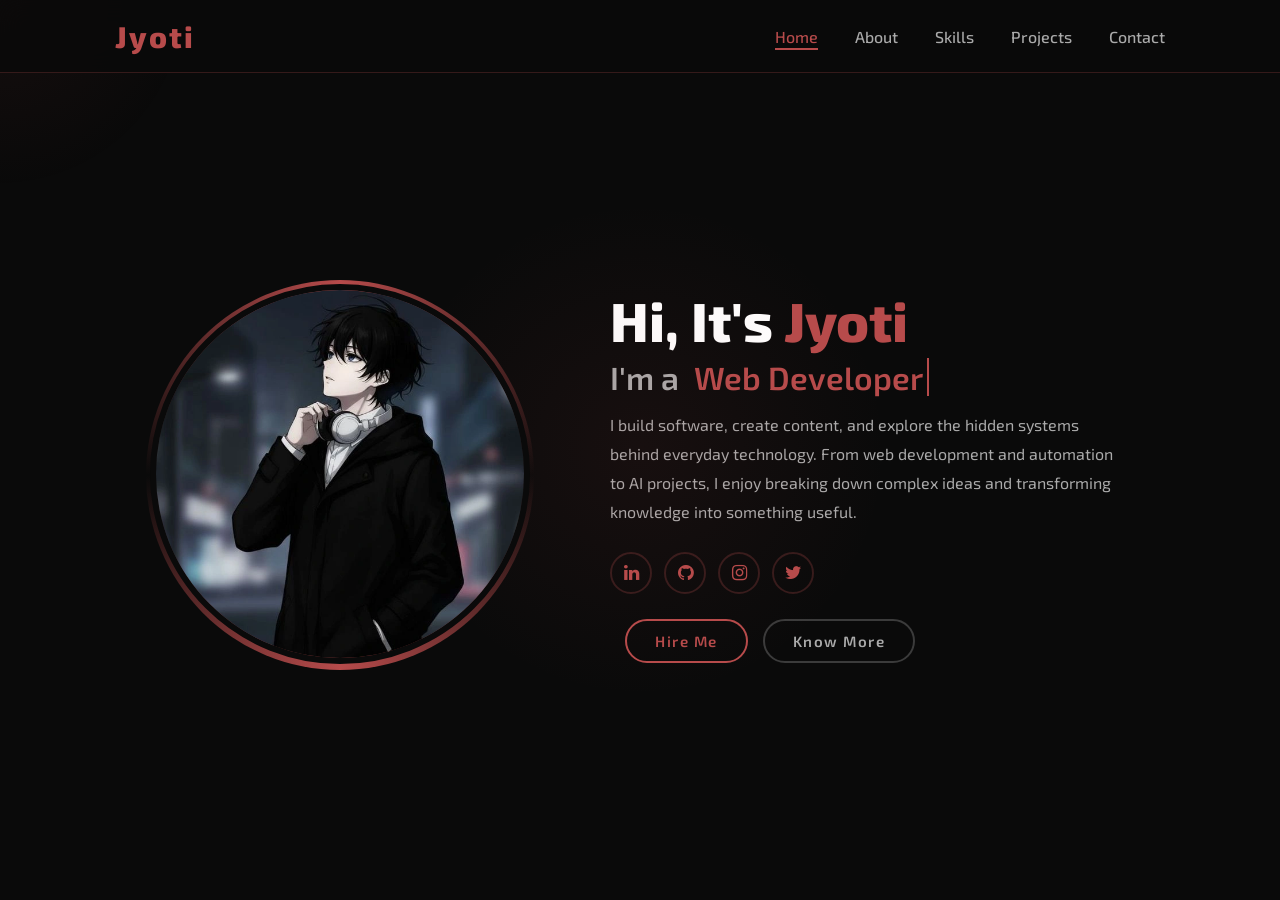
<file: index.html>
<!DOCTYPE html>
<html lang="en">

<head>
    <meta charset="UTF-8">
    <meta name="viewport" content="width=device-width, initial-scale=1.0">
    <title>Jyoti | Portfolio</title>
    <link rel="stylesheet" href="https://cdnjs.cloudflare.com/ajax/libs/font-awesome/4.7.0/css/font-awesome.min.css">
    <link rel="stylesheet" href="style.css">
</head>

<body>
    <header>
        <a href="index.html" class="logo">Jyoti</a>
        <div class="menu-toggle" id="menuToggle">
            <span></span><span></span><span></span>
        </div>
        <nav id="navbar">
            <a href="index.html" class="active">Home</a>
            <a href="about.html">About</a>
            <a href="skills.html">Skills</a>
            <a href="projects.html">Projects</a>
            <a href="contact.html">Contact</a>
        </nav>
    </header>

    <section class="home">
        <div class="home-img">
            <img src="boy.webp" alt="Jyoti" />
        </div>
        <div class="home-content">
            <h1>Hi, It's <span>Jyoti</span></h1>
            <h3 class="typing-text">I'm a <span></span></h3>
            <p>I build software, create content, and explore the hidden systems behind everyday technology. From web
                development and automation to AI projects, I enjoy breaking down complex ideas and transforming
                knowledge into something useful.</p>
            <div class="social-icons">
                <a href="https://www.linkedin.com/in/jyoti-ranjan-rout-920b25371/" target="_blank"
                    rel="noopener noreferrer">
                    <i class="fa fa-linkedin"></i>
                    <a href="https://github.com/Jyoti-Ranjan-Rout" target="_blank" rel="noopener noreferrer"><i
                            class="fa fa-github"></i>
                        <a href="https://www.instagram.com/theviratvision018?igsh=MXdrejU5dXRlY2ZyNw%3D%3D"
                            target="_blank" rel="noopener noreferrer"><i class="fa fa-instagram"></i>
                            <a href="https://x.com/jyoti31990" target="_blank" rel="noopener noreferrer"><i
                                    class="fa fa-twitter"></i>
            </div>
            <div class="btn-group">
                <a href="contact.html" class="btn">Hire Me</a>
                <a href="about.html" class="btn btn-outline">Know More</a>
            </div>
        </div>
    </section>

    <script src="script.js"></script>
</body>

</html>
</file>
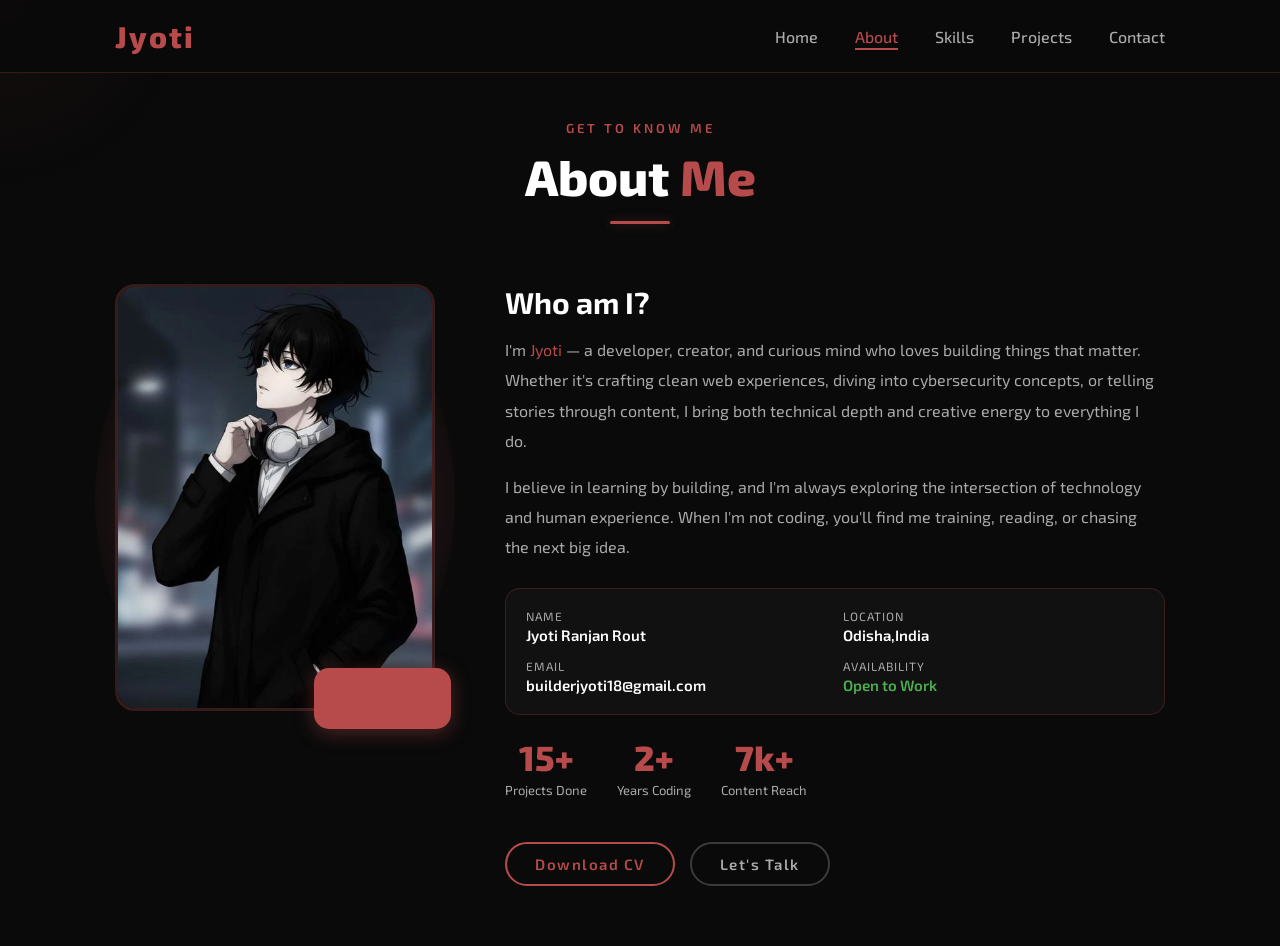
<file: about.html>
<!DOCTYPE html>
<html lang="en">
<head>
    <meta charset="UTF-8">
    <meta name="viewport" content="width=device-width, initial-scale=1.0">
    <title>Jyoti | About</title>
    <link rel="stylesheet" href="https://cdnjs.cloudflare.com/ajax/libs/font-awesome/4.7.0/css/font-awesome.min.css">
    <link rel="stylesheet" href="style.css">
</head>
<body>
    <header>
        <a href="index.html" class="logo">Jyoti</a>
        <div class="menu-toggle" id="menuToggle">
            <span></span><span></span><span></span>
        </div>
        <nav id="navbar">
            <a href="index.html">Home</a>
            <a href="about.html" class="active">About</a>
            <a href="skills.html">Skills</a>
            <a href="projects.html">Projects</a>
            <a href="contact.html">Contact</a>
        </nav>
    </header>

    <section class="page-section about-section">
        <div class="page-header reveal">
            <span class="page-label">Get to know me</span>
            <h2>About <span>Me</span></h2>
            <div class="header-line"></div>
        </div>

        <div class="about-container">
            <div class="about-img-wrap reveal">
                <div class="about-img-glow"></div>
                <img src="boy.webp" alt="Jyoti" class="about-img" />
                <div class="about-badge">
                    <span class="badge-num">2+</span>
                    <span class="badge-text">Years of Experience</span>
                </div>
            </div>

            <div class="about-content reveal">
                <h3>Who am I?</h3>
                <p>I'm <span>Jyoti</span> — a developer, creator, and curious mind who loves building things that matter. Whether it's crafting clean web experiences, diving into cybersecurity concepts, or telling stories through content, I bring both technical depth and creative energy to everything I do.</p>
                <p>I believe in learning by building, and I'm always exploring the intersection of technology and human experience. When I'm not coding, you'll find me training, reading, or chasing the next big idea.</p>

                <div class="about-info-grid">
                    <div class="info-item">
                        <span class="info-label">Name</span>
                        <span class="info-value">Jyoti Ranjan Rout</span>
                    </div>
                    <div class="info-item">
                        <span class="info-label">Location</span>
                        <span class="info-value">Odisha,India</span>
                    </div>
                    <div class="info-item">
                        <span class="info-label">Email</span>
                        <span class="info-value">builderjyoti18@gmail.com</span>
                    </div>
                    <div class="info-item">
                        <span class="info-label">Availability</span>
                        <span class="info-value available">Open to Work</span>
                    </div>
                </div>

                <div class="about-stats">
                    <div class="stat">
                        <h4>15+</h4>
                        <p>Projects Done</p>
                    </div>
                    <div class="stat">
                        <h4>2+</h4>
                        <p>Years Coding</p>
                    </div>
                    <div class="stat">
                        <h4>7k+</h4>
                        <p>Content Reach</p>
                    </div>
                </div>

                <div class="btn-group">
                    <a href="#" class="btn">Download CV</a>
                    <a href="contact.html" class="btn btn-outline">Let's Talk</a>
                </div>
            </div>
        </div>
    </section>

    <script src="script.js"></script>
</body>
</html>
</file>
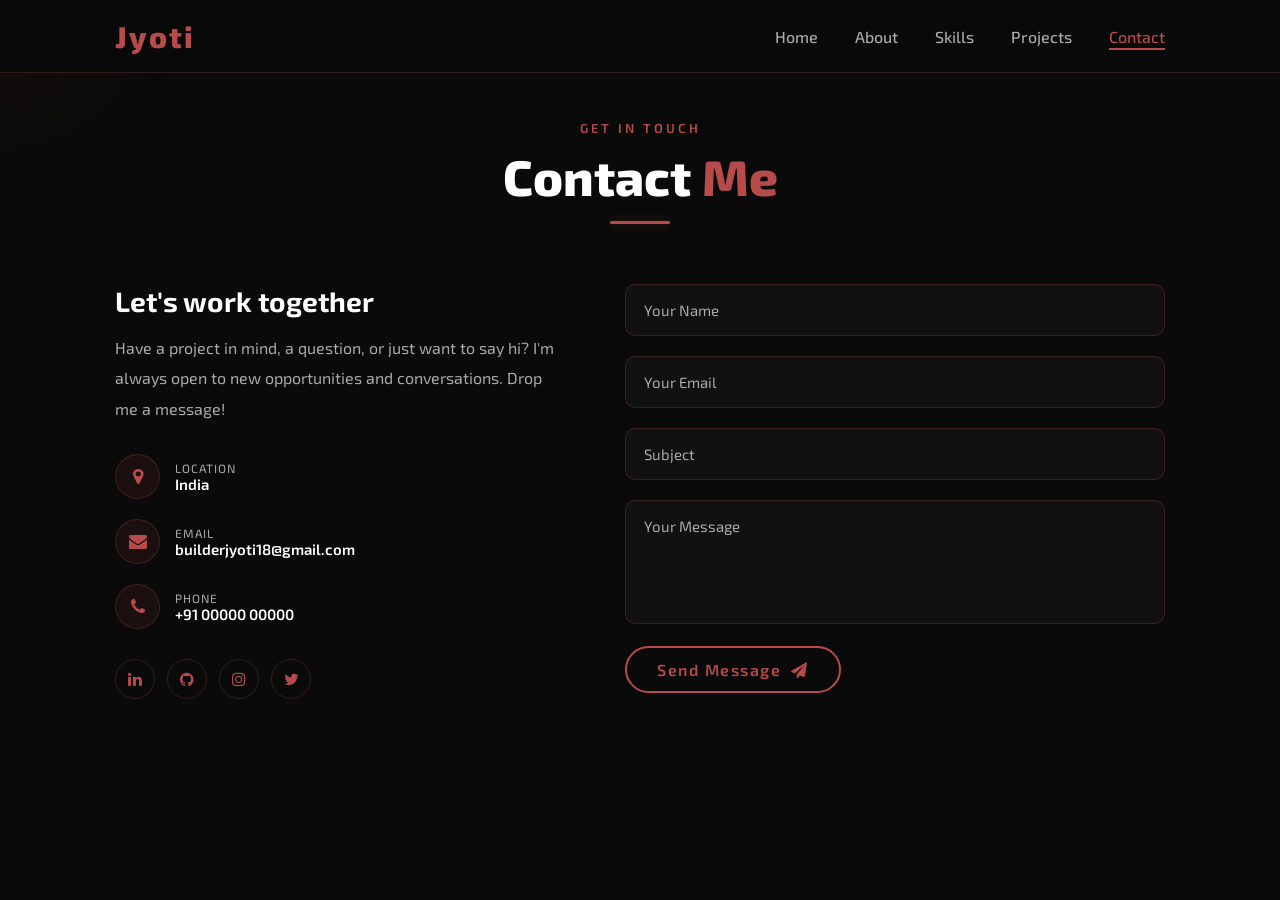
<file: contact.html>
<!DOCTYPE html>
<html lang="en">
<head>
    <meta charset="UTF-8">
    <meta name="viewport" content="width=device-width, initial-scale=1.0">
    <title>Jyoti | Contact</title>
    <link rel="stylesheet" href="https://cdnjs.cloudflare.com/ajax/libs/font-awesome/4.7.0/css/font-awesome.min.css">
    <link rel="stylesheet" href="style.css">
</head>
<body>
    <header>
        <a href="index.html" class="logo">Jyoti</a>
        <div class="menu-toggle" id="menuToggle">
            <span></span><span></span><span></span>
        </div>
        <nav id="navbar">
            <a href="index.html">Home</a>
            <a href="about.html">About</a>
            <a href="skills.html">Skills</a>
            <a href="projects.html">Projects</a>
            <a href="contact.html" class="active">Contact</a>
        </nav>
    </header>

    <section class="page-section contact-section">
        <div class="page-header reveal">
            <span class="page-label">Get in touch</span>
            <h2>Contact <span>Me</span></h2>
            <div class="header-line"></div>
        </div>

        <div class="contact-container">
            <div class="contact-info reveal">
                <h3>Let's work together</h3>
                <p>Have a project in mind, a question, or just want to say hi? I'm always open to new opportunities and conversations. Drop me a message!</p>

                <div class="contact-details">
                    <div class="contact-item">
                        <div class="contact-icon"><i class="fa fa-map-marker"></i></div>
                        <div>
                            <span class="contact-label">Location</span>
                            <span class="contact-value">India</span>
                        </div>
                    </div>
                    <div class="contact-item">
                        <div class="contact-icon"><i class="fa fa-envelope"></i></div>
                        <div>
                            <span class="contact-label">Email</span>
                            <span class="contact-value">builderjyoti18@gmail.com</span>
                        </div>
                    </div>
                    <div class="contact-item">
                        <div class="contact-icon"><i class="fa fa-phone"></i></div>
                        <div>
                            <span class="contact-label">Phone</span>
                            <span class="contact-value">+91 00000 00000</span>
                        </div>
                    </div>
                </div>

                <!-- Social icons: replace # with your real profile URLs -->
                <div class="contact-socials">
                    <a href="https://linkedin.com" target="_blank" rel="noopener"><i class="fa fa-linkedin"></i></a>
                    <a href="https://github.com" target="_blank" rel="noopener"><i class="fa fa-github"></i></a>
                    <a href="https://instagram.com" target="_blank" rel="noopener"><i class="fa fa-instagram"></i></a>
                    <a href="https://twitter.com" target="_blank" rel="noopener"><i class="fa fa-twitter"></i></a>
                </div>
            </div>

            <!--
                FormSubmit.co — free email delivery, no backend needed.
                FIRST TIME: submit the form once, then check builderjyoti18@gmail.com
                to confirm your email with FormSubmit. After that, all messages
                will arrive directly in your inbox.
            -->
            <form
                class="contact-form reveal"
                id="contactForm"
                action="https://formsubmit.co/builderjyoti18@gmail.com"
                method="POST"
            >
                <!-- FormSubmit config -->
                <input type="hidden" name="_subject" value="New message from your Portfolio!" />
                <input type="hidden" name="_captcha" value="false" />
                <input type="hidden" name="_next" value="thankyou.html" />
                <input type="text" name="_honey" style="display:none" />

                <div class="form-group">
                    <input type="text" name="name" placeholder="Your Name" required />
                </div>
                <div class="form-group">
                    <input type="email" name="email" placeholder="Your Email" required />
                </div>
                <div class="form-group">
                    <input type="text" name="subject" placeholder="Subject" />
                </div>
                <div class="form-group">
                    <textarea name="message" rows="5" placeholder="Your Message" required></textarea>
                </div>
                <button type="submit" class="btn submit-btn">
                    Send Message <i class="fa fa-paper-plane"></i>
                </button>
            </form>
        </div>
    </section>

    <script src="script.js"></script>
</body>
</html>
</file>
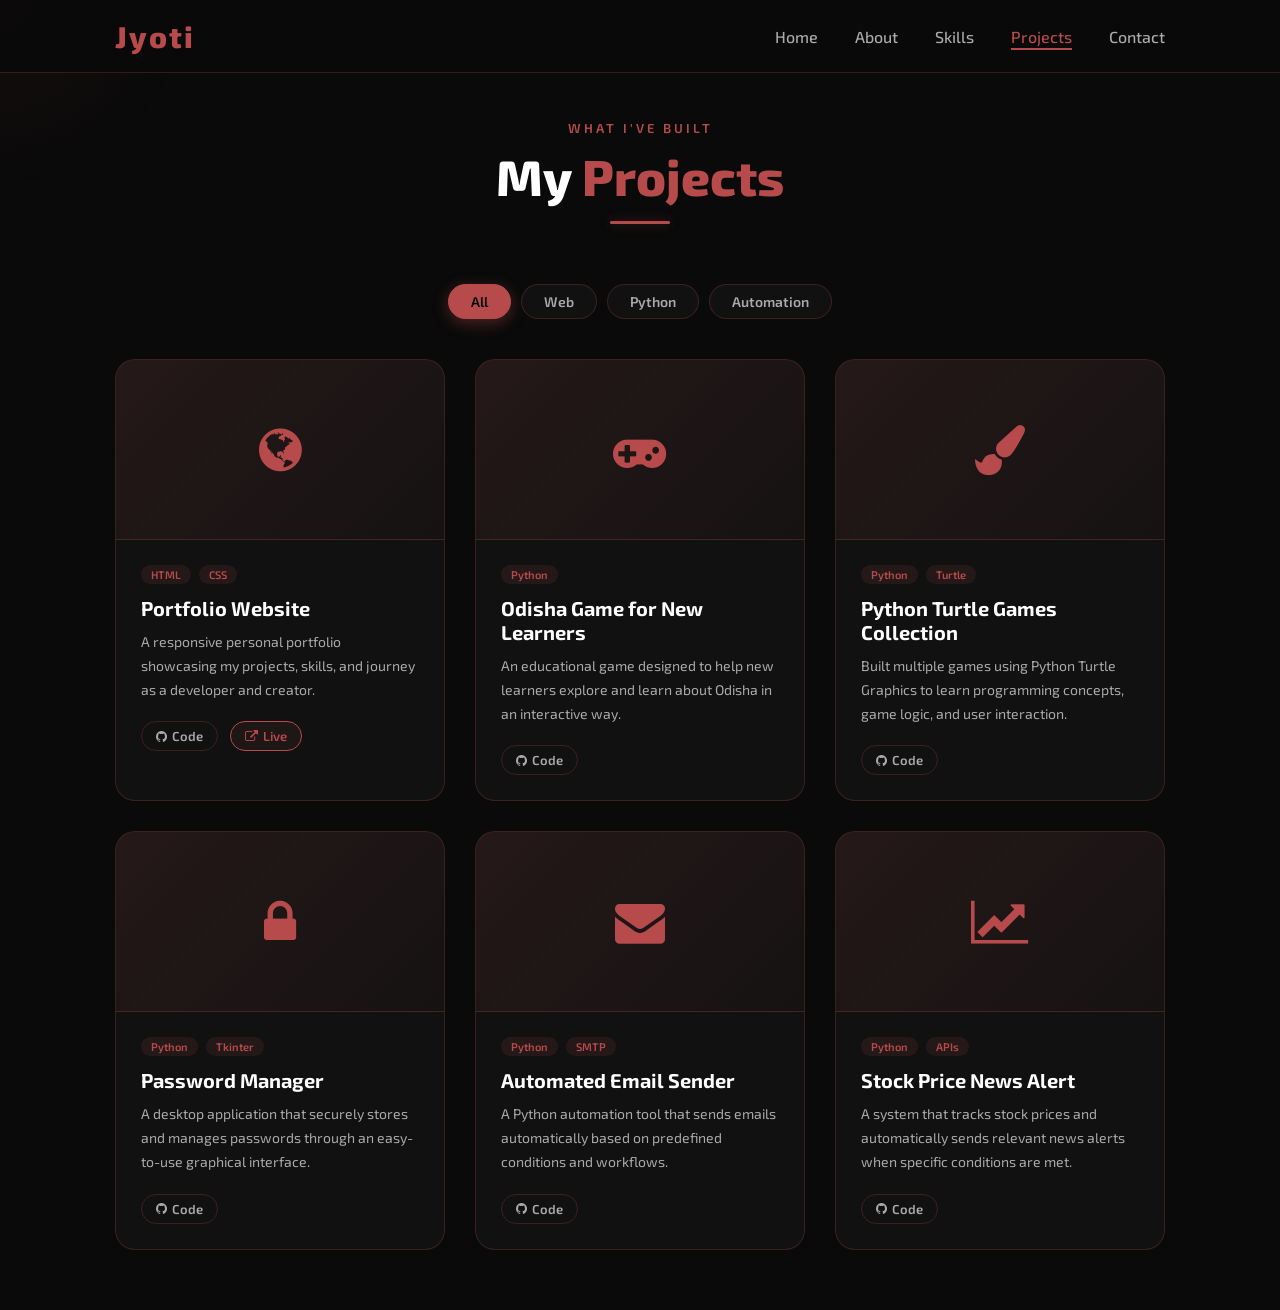
<file: projects.html>
<!DOCTYPE html>
<html lang="en">
<head>
    <meta charset="UTF-8">
    <meta name="viewport" content="width=device-width, initial-scale=1.0">
    <title>Jyoti | Projects</title>
    <link rel="stylesheet" href="https://cdnjs.cloudflare.com/ajax/libs/font-awesome/4.7.0/css/font-awesome.min.css">
    <link rel="stylesheet" href="style.css">
</head>
<body>
    <header>
        <a href="index.html" class="logo">Jyoti</a>
        <div class="menu-toggle" id="menuToggle">
            <span></span><span></span><span></span>
        </div>
        <nav id="navbar">
            <a href="index.html">Home</a>
            <a href="about.html">About</a>
            <a href="skills.html">Skills</a>
            <a href="projects.html" class="active">Projects</a>
            <a href="contact.html">Contact</a>
        </nav>
    </header>

    <section class="page-section projects-section">
        <div class="page-header reveal">
            <span class="page-label">What I've built</span>
            <h2>My <span>Projects</span></h2>
            <div class="header-line"></div>
        </div>

        <div class="filter-tabs reveal">
            <button class="filter-btn active" data-filter="all">All</button>
            <button class="filter-btn" data-filter="web">Web</button>
            <button class="filter-btn" data-filter="python">Python</button>
            <button class="filter-btn" data-filter="automation">Automation</button>
        </div>

        <div class="projects-grid">

            <div class="project-card reveal" data-category="web">
                <div class="project-img-placeholder">
                    <i class="fa fa-globe"></i>
                </div>
                <div class="project-info">
                    <div class="project-tags">
                        <span class="tag">HTML</span>
                        <span class="tag">CSS</span>
                    </div>
                    <h3>Portfolio Website</h3>
                    <p>A responsive personal portfolio showcasing my projects, skills, and journey as a developer and creator.</p>
                    <div class="project-links">
                        <a href="#" class="project-link"><i class="fa fa-github"></i> Code</a>
                        <a href="#" class="project-link live"><i class="fa fa-external-link"></i> Live</a>
                    </div>
                </div>
            </div>

            <div class="project-card reveal" data-category="python">
                <div class="project-img-placeholder">
                    <i class="fa fa-gamepad"></i>
                </div>
                <div class="project-info">
                    <div class="project-tags">
                        <span class="tag">Python</span>
                    </div>
                    <h3>Odisha Game for New Learners</h3>
                    <p>An educational game designed to help new learners explore and learn about Odisha in an interactive way.</p>
                    <div class="project-links">
                        <a href="#" class="project-link"><i class="fa fa-github"></i> Code</a>
                    </div>
                </div>
            </div>

            <div class="project-card reveal" data-category="python">
                <div class="project-img-placeholder">
                    <i class="fa fa-paint-brush"></i>
                </div>
                <div class="project-info">
                    <div class="project-tags">
                        <span class="tag">Python</span>
                        <span class="tag">Turtle</span>
                    </div>
                    <h3>Python Turtle Games Collection</h3>
                    <p>Built multiple games using Python Turtle Graphics to learn programming concepts, game logic, and user interaction.</p>
                    <div class="project-links">
                        <a href="#" class="project-link"><i class="fa fa-github"></i> Code</a>
                    </div>
                </div>
            </div>

            <div class="project-card reveal" data-category="python">
                <div class="project-img-placeholder">
                    <i class="fa fa-lock"></i>
                </div>
                <div class="project-info">
                    <div class="project-tags">
                        <span class="tag">Python</span>
                        <span class="tag">Tkinter</span>
                    </div>
                    <h3>Password Manager</h3>
                    <p>A desktop application that securely stores and manages passwords through an easy-to-use graphical interface.</p>
                    <div class="project-links">
                        <a href="#" class="project-link"><i class="fa fa-github"></i> Code</a>
                    </div>
                </div>
            </div>

            <div class="project-card reveal" data-category="automation">
                <div class="project-img-placeholder">
                    <i class="fa fa-envelope"></i>
                </div>
                <div class="project-info">
                    <div class="project-tags">
                        <span class="tag">Python</span>
                        <span class="tag">SMTP</span>
                    </div>
                    <h3>Automated Email Sender</h3>
                    <p>A Python automation tool that sends emails automatically based on predefined conditions and workflows.</p>
                    <div class="project-links">
                        <a href="#" class="project-link"><i class="fa fa-github"></i> Code</a>
                    </div>
                </div>
            </div>

            <div class="project-card reveal" data-category="automation">
                <div class="project-img-placeholder">
                    <i class="fa fa-line-chart"></i>
                </div>
                <div class="project-info">
                    <div class="project-tags">
                        <span class="tag">Python</span>
                        <span class="tag">APIs</span>
                    </div>
                    <h3>Stock Price News Alert</h3>
                    <p>A system that tracks stock prices and automatically sends relevant news alerts when specific conditions are met.</p>
                    <div class="project-links">
                        <a href="#" class="project-link"><i class="fa fa-github"></i> Code</a>
                    </div>
                </div>
            </div>

        </div>
    </section>

    <script src="script.js"></script>
</body>
</html>
</file>
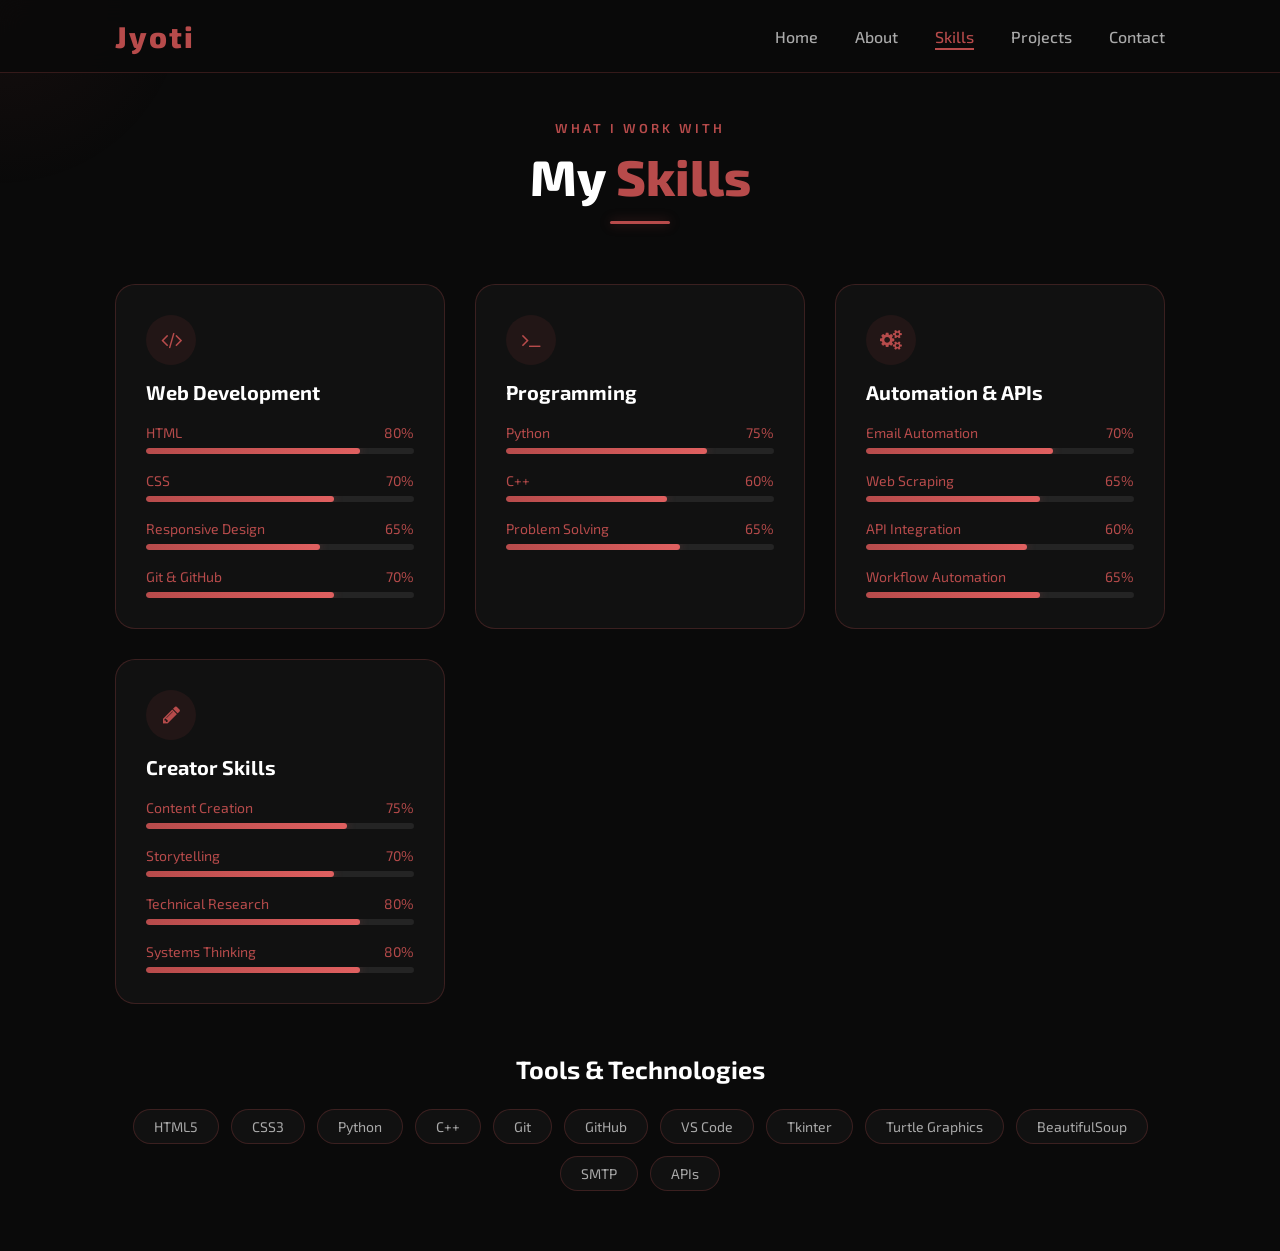
<file: skills.html>
<!DOCTYPE html>
<html lang="en">
<head>
    <meta charset="UTF-8">
    <meta name="viewport" content="width=device-width, initial-scale=1.0">
    <title>Jyoti | Skills</title>
    <link rel="stylesheet" href="https://cdnjs.cloudflare.com/ajax/libs/font-awesome/4.7.0/css/font-awesome.min.css">
    <link rel="stylesheet" href="style.css">
</head>
<body>
    <header>
        <a href="index.html" class="logo">Jyoti</a>
        <div class="menu-toggle" id="menuToggle">
            <span></span><span></span><span></span>
        </div>
        <nav id="navbar">
            <a href="index.html">Home</a>
            <a href="about.html">About</a>
            <a href="skills.html" class="active">Skills</a>
            <a href="projects.html">Projects</a>
            <a href="contact.html">Contact</a>
        </nav>
    </header>

    <section class="page-section skills-section">
        <div class="page-header reveal">
            <span class="page-label">What I work with</span>
            <h2>My <span>Skills</span></h2>
            <div class="header-line"></div>
        </div>

        <div class="skills-categories reveal">

            <div class="skill-category">
                <div class="category-icon"><i class="fa fa-code"></i></div>
                <h3>Web Development</h3>
                <div class="skill-bars">
                    <div class="skill-bar-item">
                        <div class="skill-info"><span>HTML</span><span>80%</span></div>
                        <div class="bar"><div class="bar-fill" data-width="80"></div></div>
                    </div>
                    <div class="skill-bar-item">
                        <div class="skill-info"><span>CSS</span><span>70%</span></div>
                        <div class="bar"><div class="bar-fill" data-width="70"></div></div>
                    </div>
                    <div class="skill-bar-item">
                        <div class="skill-info"><span>Responsive Design</span><span>65%</span></div>
                        <div class="bar"><div class="bar-fill" data-width="65"></div></div>
                    </div>
                    <div class="skill-bar-item">
                        <div class="skill-info"><span>Git & GitHub</span><span>70%</span></div>
                        <div class="bar"><div class="bar-fill" data-width="70"></div></div>
                    </div>
                </div>
            </div>

            <div class="skill-category">
                <div class="category-icon"><i class="fa fa-terminal"></i></div>
                <h3>Programming</h3>
                <div class="skill-bars">
                    <div class="skill-bar-item">
                        <div class="skill-info"><span>Python</span><span>75%</span></div>
                        <div class="bar"><div class="bar-fill" data-width="75"></div></div>
                    </div>
                    <div class="skill-bar-item">
                        <div class="skill-info"><span>C++</span><span>60%</span></div>
                        <div class="bar"><div class="bar-fill" data-width="60"></div></div>
                    </div>
                    <div class="skill-bar-item">
                        <div class="skill-info"><span>Problem Solving</span><span>65%</span></div>
                        <div class="bar"><div class="bar-fill" data-width="65"></div></div>
                    </div>
                </div>
            </div>

            <div class="skill-category">
                <div class="category-icon"><i class="fa fa-cogs"></i></div>
                <h3>Automation & APIs</h3>
                <div class="skill-bars">
                    <div class="skill-bar-item">
                        <div class="skill-info"><span>Email Automation</span><span>70%</span></div>
                        <div class="bar"><div class="bar-fill" data-width="70"></div></div>
                    </div>
                    <div class="skill-bar-item">
                        <div class="skill-info"><span>Web Scraping</span><span>65%</span></div>
                        <div class="bar"><div class="bar-fill" data-width="65"></div></div>
                    </div>
                    <div class="skill-bar-item">
                        <div class="skill-info"><span>API Integration</span><span>60%</span></div>
                        <div class="bar"><div class="bar-fill" data-width="60"></div></div>
                    </div>
                    <div class="skill-bar-item">
                        <div class="skill-info"><span>Workflow Automation</span><span>65%</span></div>
                        <div class="bar"><div class="bar-fill" data-width="65"></div></div>
                    </div>
                </div>
            </div>

            <div class="skill-category">
                <div class="category-icon"><i class="fa fa-pencil"></i></div>
                <h3>Creator Skills</h3>
                <div class="skill-bars">
                    <div class="skill-bar-item">
                        <div class="skill-info"><span>Content Creation</span><span>75%</span></div>
                        <div class="bar"><div class="bar-fill" data-width="75"></div></div>
                    </div>
                    <div class="skill-bar-item">
                        <div class="skill-info"><span>Storytelling</span><span>70%</span></div>
                        <div class="bar"><div class="bar-fill" data-width="70"></div></div>
                    </div>
                    <div class="skill-bar-item">
                        <div class="skill-info"><span>Technical Research</span><span>80%</span></div>
                        <div class="bar"><div class="bar-fill" data-width="80"></div></div>
                    </div>
                    <div class="skill-bar-item">
                        <div class="skill-info"><span>Systems Thinking</span><span>80%</span></div>
                        <div class="bar"><div class="bar-fill" data-width="80"></div></div>
                    </div>
                </div>
            </div>

        </div>

        <div class="tools-section reveal">
            <h3>Tools & Technologies</h3>
            <div class="tools-grid">
                <div class="tool-tag">HTML5</div>
                <div class="tool-tag">CSS3</div>
                <div class="tool-tag">Python</div>
                <div class="tool-tag">C++</div>
                <div class="tool-tag">Git</div>
                <div class="tool-tag">GitHub</div>
                <div class="tool-tag">VS Code</div>
                <div class="tool-tag">Tkinter</div>
                <div class="tool-tag">Turtle Graphics</div>
                <div class="tool-tag">BeautifulSoup</div>
                <div class="tool-tag">SMTP</div>
                <div class="tool-tag">APIs</div>
            </div>
        </div>
    </section>

    <script src="script.js"></script>
</body>
</html>
</file>
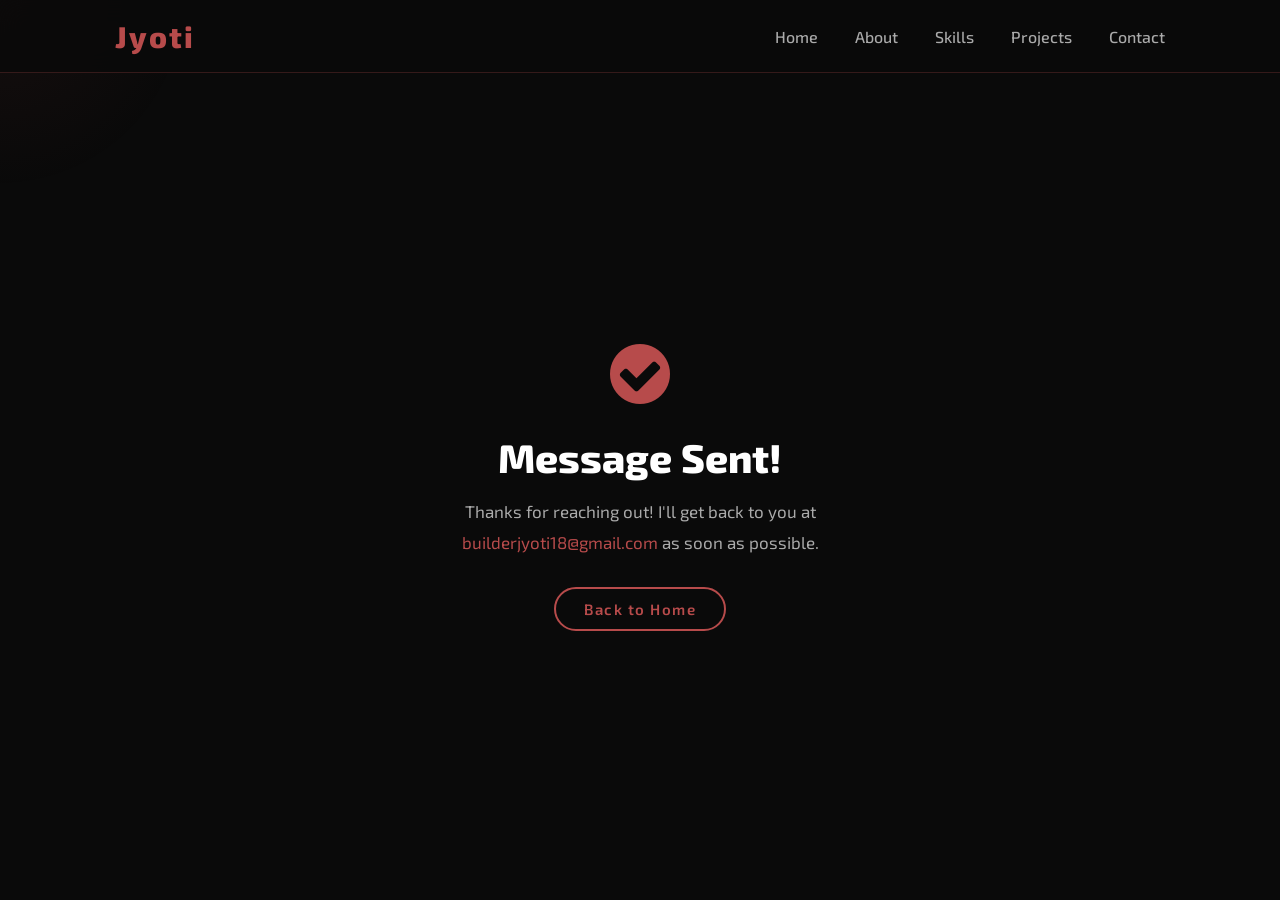
<file: thankyou.html>
<!DOCTYPE html>
<html lang="en">
<head>
    <meta charset="UTF-8">
    <meta name="viewport" content="width=device-width, initial-scale=1.0">
    <title>Jyoti | Message Sent</title>
    <link rel="stylesheet" href="https://cdnjs.cloudflare.com/ajax/libs/font-awesome/4.7.0/css/font-awesome.min.css">
    <link rel="stylesheet" href="style.css">
</head>
<body>
    <header>
        <a href="index.html" class="logo">Jyoti</a>
        <div class="menu-toggle" id="menuToggle">
            <span></span><span></span><span></span>
        </div>
        <nav id="navbar">
            <a href="index.html">Home</a>
            <a href="about.html">About</a>
            <a href="skills.html">Skills</a>
            <a href="projects.html">Projects</a>
            <a href="contact.html">Contact</a>
        </nav>
    </header>

    <section class="page-section" style="display:flex; align-items:center; justify-content:center;">
        <div style="text-align:center; max-width: 500px;">
            <div style="font-size:7rem; color:var(--accent); margin-bottom:2rem;">
                <i class="fa fa-check-circle"></i>
            </div>
            <h2 style="font-size:4rem; font-weight:800; margin-bottom:1.5rem;">Message Sent!</h2>
            <p style="font-size:1.7rem; color:var(--text-muted); line-height:1.8; margin-bottom:3rem;">
                Thanks for reaching out! I'll get back to you at <span>builderjyoti18@gmail.com</span> as soon as possible.
            </p>
            <a href="index.html" class="btn">Back to Home</a>
        </div>
    </section>

    <script src="script.js"></script>
</body>
</html>
</file>
<file: style.css>
@import url('https://fonts.googleapis.com/css2?family=Black+Ops+One&family=Exo+2:ital,wght@0,100..900;1,100..900&display=swap');

/* ===================== RESET & BASE ===================== */
* {
    margin: 0;
    padding: 0;
    box-sizing: border-box;
    text-decoration: none;
    border: none;
    outline: none;
    font-family: 'Exo 2', sans-serif;
}

html {
    font-size: 62.5%;
    scroll-behavior: smooth;
}

:root {
    --accent: #b74b4b;
    --accent-glow: rgba(183, 75, 75, 0.4);
    --bg: #0a0a0a;
    --bg2: #111111;
    --bg3: #181818;
    --text: #ffffff;
    --text-muted: #aaaaaa;
    --border: rgba(183, 75, 75, 0.25);
}

body {
    width: 100%;
    min-height: 100vh;
    overflow-x: hidden;
    background-color: var(--bg);
    color: var(--text);
}

/* ===================== CURSOR GLOW ===================== */
#cursor-glow {
    position: fixed;
    width: 380px;
    height: 380px;
    border-radius: 50%;
    pointer-events: none;
    z-index: 0;
    transform: translate(-50%, -50%);
    background: radial-gradient(circle, rgba(183, 75, 75, 0.07) 0%, transparent 70%);
    transition: opacity 0.3s ease;
}

@media (max-width: 995px) {
    #cursor-glow {
        display: none;
    }
}

/* ===================== SCROLLBAR ===================== */
::-webkit-scrollbar {
    width: 6px;
}

::-webkit-scrollbar-track {
    background: var(--bg);
}

::-webkit-scrollbar-thumb {
    background: var(--accent);
    border-radius: 10px;
}

/* ===================== HEADER ===================== */
header {
    position: fixed;
    top: 0;
    left: 0;
    width: 100%;
    padding: 1.8rem 9%;
    background: rgba(10, 10, 10, 0.85);
    backdrop-filter: blur(12px);
    -webkit-backdrop-filter: blur(12px);
    border-bottom: 1px solid var(--border);
    display: flex;
    justify-content: space-between;
    align-items: center;
    z-index: 1000;
    transition: 0.3s ease;
}

.logo {
    font-size: 3rem;
    color: var(--accent);
    font-weight: 800;
    cursor: pointer;
    transition: 0.3s ease;
    letter-spacing: 0.2rem;
}

.logo:hover {
    transform: scale(1.08);
    text-shadow: 0 0 20px var(--accent-glow);
}

nav a {
    font-size: 1.6rem;
    color: var(--text-muted);
    margin-left: 3.5rem;
    font-weight: 500;
    transition: 0.3s ease;
    position: relative;
    padding-bottom: 4px;
}

nav a::after {
    content: '';
    position: absolute;
    bottom: 0;
    left: 0;
    width: 0;
    height: 2px;
    background: var(--accent);
    transition: 0.3s ease;
}

nav a:hover,
nav a.active {
    color: var(--text);
}

nav a:hover::after,
nav a.active::after {
    width: 100%;
}

nav a.active {
    color: var(--accent);
}

/* Hamburger */
.menu-toggle {
    display: none;
    flex-direction: column;
    gap: 5px;
    cursor: pointer;
    padding: 4px;
}

.menu-toggle span {
    display: block;
    width: 25px;
    height: 2px;
    background: var(--accent);
    border-radius: 2px;
    transition: 0.3s ease;
}

/* ===================== BUTTONS ===================== */
.btn {
    display: inline-block;
    padding: 1.1rem 2.8rem;
    background: transparent;
    border-radius: 4rem;
    font-size: 1.5rem;
    color: var(--accent);
    letter-spacing: 0.15rem;
    font-weight: 600;
    border: 2px solid var(--accent);
    transition: 0.3s ease;
    cursor: pointer;
}

.btn:hover {
    background: var(--accent);
    color: #000;
    box-shadow: 0 0 30px var(--accent-glow);
    transform: translateY(-2px);
}

.btn-outline {
    background: transparent;
    color: var(--text-muted);
    border-color: rgba(255, 255, 255, 0.2);
}

.btn-outline:hover {
    background: rgba(255, 255, 255, 0.08);
    color: var(--text);
    border-color: rgba(255, 255, 255, 0.4);
    box-shadow: none;
}

.btn-group {
    display: flex;
    gap: 1.5rem;
    flex-wrap: wrap;
}

/* ===================== HOME PAGE ===================== */
.home {
    min-height: 100vh;
    display: flex;
    justify-content: center;
    align-items: center;
    gap: 8rem;
    padding: 10rem 9% 5rem;
    background: var(--bg);
    position: relative;
    overflow: hidden;
}

.home::before {
    content: '';
    position: absolute;
    width: 500px;
    height: 500px;
    background: radial-gradient(circle, rgba(183, 75, 75, 0.08) 0%, transparent 70%);
    top: 50%;
    left: 50%;
    transform: translate(-50%, -50%);
    pointer-events: none;
}

.home-img {
    position: relative;
    flex-shrink: 0;
}

.home-img::before {
    content: '';
    position: absolute;
    inset: -4px;
    border-radius: 50%;
    background: conic-gradient(var(--accent), transparent, var(--accent), transparent, var(--accent));
    animation: spin 6s linear infinite;
    z-index: 0;
}

.home-img img {
    width: 32vw;
    max-width: 380px;
    aspect-ratio: 1/1;
    object-fit: cover;
    border-radius: 50%;
    position: relative;
    z-index: 1;
    border: 6px solid var(--bg);
    transition: 0.4s ease;
}

.home-img img:hover {
    transform: scale(1.04);
}

@keyframes spin {
    to {
        transform: rotate(360deg);
    }
}

.home-content h1 {
    font-size: 5.5rem;
    font-weight: 800;
    line-height: 1.2;
    margin-bottom: 0.5rem;
}

span {
    color: var(--accent);
}

.home-content h3 {
    font-size: 3.2rem;
    margin-bottom: 1.5rem;
    font-weight: 600;
    color: var(--text-muted);
}

.home-content p {
    font-size: 1.6rem;
    color: var(--text-muted);
    line-height: 1.8;
    max-width: 520px;
    margin-bottom: 2rem;
}

.social-icons {
    display: flex;
    gap: 1.2rem;
    margin: 2.5rem 0;
}

.social-icons a {
    display: inline-flex;
    justify-content: center;
    align-items: center;
    width: 4.2rem;
    height: 4.2rem;
    background: transparent;
    border: 2px solid var(--border);
    font-size: 1.8rem;
    border-radius: 50%;
    color: var(--accent);
    transition: 0.3s ease;
}

.social-icons a:hover {
    background: var(--accent);
    color: #000;
    border-color: var(--accent);
    transform: translateY(-4px);
    box-shadow: 0 8px 20px var(--accent-glow);
}

/* Typing animation */
.typing-text {
    font-size: 3rem;
    font-weight: 700;
    min-width: 280px;
}

.typing-text span {
    position: relative;
    margin-left: 8px;
}

.typing-text span::before {
    content: "Web Developer";
    color: var(--accent);
    animation: words 20s infinite;
}

.typing-text span::after {
    content: "";
    position: absolute;
    width: 2px;
    height: 100%;
    background: var(--accent);
    margin-left: 4px;
    animation: cursor 0.6s infinite;
}

@keyframes cursor {
    to {
        opacity: 0;
    }
}

@keyframes words {

    0%,
    20% {
        content: "Builder";
    }

    21%,
    40% {
        content: "Creator";
    }

    41%,
    60% {
        content: "Cyber Security Enthusiast";
    }

    61%,
    80% {
        content: "Athlete";
    }

    81%,
    100% {
        content: "Story Teller";
    }
}

/* ===================== PAGE SECTIONS (shared) ===================== */
.page-section {
    min-height: 100vh;
    padding: 12rem 9% 6rem;
}

.page-header {
    text-align: center;
    margin-bottom: 6rem;
}

.page-label {
    font-size: 1.3rem;
    color: var(--accent);
    letter-spacing: 0.3rem;
    text-transform: uppercase;
    font-weight: 600;
    display: block;
    margin-bottom: 1rem;
}

.page-header h2 {
    font-size: 5rem;
    font-weight: 800;
    margin-bottom: 1.5rem;
}

.header-line {
    width: 60px;
    height: 3px;
    background: var(--accent);
    margin: 0 auto;
    border-radius: 2px;
    box-shadow: 0 0 12px var(--accent-glow);
}

/* ===================== REVEAL ANIMATION ===================== */
.reveal {
    opacity: 0;
    transform: translateY(30px);
    transition: opacity 0.7s ease, transform 0.7s ease;
}

.reveal.visible {
    opacity: 1;
    transform: translateY(0);
}

/* ===================== ABOUT PAGE ===================== */
.about-section {
    background: var(--bg);
}

.about-container {
    display: flex;
    gap: 7rem;
    align-items: flex-start;
    flex-wrap: wrap;
}

.about-img-wrap {
    position: relative;
    flex-shrink: 0;
}

.about-img-glow {
    position: absolute;
    inset: -20px;
    border-radius: 50%;
    background: radial-gradient(circle, var(--accent-glow) 0%, transparent 70%);
    z-index: 0;
}

.about-img {
    width: 320px;
    aspect-ratio: 3/4;
    object-fit: cover;
    border-radius: 2rem;
    position: relative;
    z-index: 1;
    border: 3px solid var(--border);
}

.about-badge {
    position: absolute;
    bottom: -16px;
    right: -16px;
    background: var(--accent);
    color: #000;
    border-radius: 1.5rem;
    padding: 1.2rem 1.8rem;
    text-align: center;
    z-index: 2;
    box-shadow: 0 4px 20px var(--accent-glow);
}

.badge-num {
    display: block;
    font-size: 2.4rem;
    font-weight: 800;
    line-height: 1;
}

.badge-text {
    font-size: 1.1rem;
    font-weight: 600;
}

.about-content {
    flex: 1;
    min-width: 300px;
}

.about-content h3 {
    font-size: 3rem;
    font-weight: 700;
    margin-bottom: 1.5rem;
}

.about-content p {
    font-size: 1.6rem;
    color: var(--text-muted);
    line-height: 1.9;
    margin-bottom: 1.5rem;
}

.about-info-grid {
    display: grid;
    grid-template-columns: 1fr 1fr;
    gap: 1.5rem;
    margin: 2.5rem 0;
    background: var(--bg2);
    border-radius: 1.5rem;
    padding: 2rem;
    border: 1px solid var(--border);
}

.info-item {
    display: flex;
    flex-direction: column;
    gap: 0.3rem;
}

.info-label {
    font-size: 1.2rem;
    color: var(--text-muted);
    text-transform: uppercase;
    letter-spacing: 0.1rem;
}

.info-value {
    font-size: 1.5rem;
    font-weight: 600;
    color: var(--text);
}

.available {
    color: #4caf50 !important;
}

.about-stats {
    display: flex;
    gap: 3rem;
    margin: 2.5rem 0;
    flex-wrap: wrap;
}

.stat {
    text-align: center;
}

.stat h4 {
    font-size: 3.5rem;
    font-weight: 800;
    color: var(--accent);
    line-height: 1;
}

.stat p {
    font-size: 1.3rem;
    color: var(--text-muted);
    margin-top: 0.3rem;
}

/* ===================== SKILLS PAGE ===================== */
.skills-section {
    background: var(--bg);
}

.skills-categories {
    display: grid;
    grid-template-columns: repeat(auto-fit, minmax(300px, 1fr));
    gap: 3rem;
    margin-bottom: 5rem;
}

.skill-category {
    background: var(--bg2);
    border-radius: 2rem;
    padding: 3rem;
    border: 1px solid var(--border);
    transition: 0.3s ease;
}

.skill-category:hover {
    transform: translateY(-5px);
    border-color: var(--accent);
    box-shadow: 0 10px 40px var(--accent-glow);
}

.category-icon {
    width: 5rem;
    height: 5rem;
    background: rgba(183, 75, 75, 0.1);
    border-radius: 50%;
    display: flex;
    align-items: center;
    justify-content: center;
    font-size: 2rem;
    color: var(--accent);
    margin-bottom: 1.5rem;
}

.skill-category h3 {
    font-size: 2rem;
    font-weight: 700;
    margin-bottom: 2rem;
}

.skill-bars {
    display: flex;
    flex-direction: column;
    gap: 1.8rem;
}

.skill-info {
    display: flex;
    justify-content: space-between;
    font-size: 1.4rem;
    margin-bottom: 0.7rem;
    color: var(--text-muted);
}

.bar {
    height: 6px;
    background: rgba(255, 255, 255, 0.08);
    border-radius: 3px;
    overflow: hidden;
}

.bar-fill {
    height: 100%;
    background: linear-gradient(90deg, var(--accent), #e06060);
    border-radius: 3px;
    width: 0%;
    transition: width 1.2s cubic-bezier(0.4, 0, 0.2, 1);
    box-shadow: 0 0 10px var(--accent-glow);
}

.tools-section {
    text-align: center;
}

.tools-section h3 {
    font-size: 2.5rem;
    font-weight: 700;
    margin-bottom: 2.5rem;
}

.tools-grid {
    display: flex;
    flex-wrap: wrap;
    gap: 1.2rem;
    justify-content: center;
}

.tool-tag {
    padding: 0.8rem 2rem;
    border: 1.5px solid var(--border);
    border-radius: 5rem;
    font-size: 1.4rem;
    color: var(--text-muted);
    transition: 0.3s ease;
    cursor: default;
    background: var(--bg2);
}

.tool-tag:hover {
    border-color: var(--accent);
    color: var(--accent);
    background: rgba(183, 75, 75, 0.06);
    transform: translateY(-2px);
}

/* ===================== PROJECTS PAGE ===================== */
.projects-section {
    background: var(--bg);
}

.filter-tabs {
    display: flex;
    gap: 1rem;
    justify-content: center;
    margin-bottom: 4rem;
    flex-wrap: wrap;
}

.filter-btn {
    padding: 0.8rem 2.2rem;
    border-radius: 5rem;
    font-size: 1.4rem;
    font-weight: 600;
    cursor: pointer;
    background: var(--bg2);
    color: var(--text-muted);
    border: 1.5px solid var(--border);
    transition: 0.3s ease;
}

.filter-btn:hover,
.filter-btn.active {
    background: var(--accent);
    color: #000;
    border-color: var(--accent);
    box-shadow: 0 4px 15px var(--accent-glow);
}

.projects-grid {
    display: grid;
    grid-template-columns: repeat(auto-fit, minmax(320px, 1fr));
    gap: 3rem;
}

.project-card {
    background: var(--bg2);
    border-radius: 2rem;
    overflow: hidden;
    border: 1px solid var(--border);
    transition: 0.35s ease;
}

.project-card:hover {
    transform: translateY(-8px);
    border-color: var(--accent);
    box-shadow: 0 16px 50px var(--accent-glow);
}

.project-card.hidden {
    display: none;
}

.project-img-placeholder {
    height: 180px;
    background: linear-gradient(135deg, rgba(183, 75, 75, 0.12), rgba(183, 75, 75, 0.03));
    display: flex;
    align-items: center;
    justify-content: center;
    font-size: 5rem;
    color: var(--accent);
    border-bottom: 1px solid var(--border);
}

.project-info {
    padding: 2.5rem;
}

.project-tags {
    display: flex;
    gap: 0.8rem;
    flex-wrap: wrap;
    margin-bottom: 1.2rem;
}

.tag {
    font-size: 1.1rem;
    padding: 0.3rem 1rem;
    background: rgba(183, 75, 75, 0.12);
    color: var(--accent);
    border-radius: 3rem;
    font-weight: 600;
}

.project-info h3 {
    font-size: 2rem;
    font-weight: 700;
    margin-bottom: 1rem;
}

.project-info p {
    font-size: 1.4rem;
    color: var(--text-muted);
    line-height: 1.7;
    margin-bottom: 2rem;
}

.project-links {
    display: flex;
    gap: 1.2rem;
}

.project-link {
    font-size: 1.3rem;
    color: var(--text-muted);
    font-weight: 600;
    display: flex;
    align-items: center;
    gap: 0.5rem;
    padding: 0.6rem 1.4rem;
    border: 1.5px solid var(--border);
    border-radius: 3rem;
    transition: 0.3s ease;
}

.project-link:hover,
.project-link.live {
    color: var(--accent);
    border-color: var(--accent);
}

.project-link.live {
    background: rgba(183, 75, 75, 0.08);
}

.project-link:hover {
    background: rgba(183, 75, 75, 0.1);
    transform: translateY(-1px);
}

/* ===================== CONTACT PAGE ===================== */
.contact-section {
    background: var(--bg);
}

.contact-container {
    display: flex;
    gap: 6rem;
    align-items: flex-start;
    flex-wrap: wrap;
}

.contact-info {
    flex: 1;
    min-width: 280px;
}

.contact-info h3 {
    font-size: 2.8rem;
    font-weight: 700;
    margin-bottom: 1.5rem;
}

.contact-info>p {
    font-size: 1.6rem;
    color: var(--text-muted);
    line-height: 1.9;
    margin-bottom: 3rem;
}

.contact-details {
    display: flex;
    flex-direction: column;
    gap: 2rem;
    margin-bottom: 3rem;
}

.contact-item {
    display: flex;
    align-items: center;
    gap: 1.5rem;
}

.contact-icon {
    width: 4.5rem;
    height: 4.5rem;
    background: rgba(183, 75, 75, 0.1);
    border-radius: 50%;
    display: flex;
    align-items: center;
    justify-content: center;
    font-size: 1.8rem;
    color: var(--accent);
    flex-shrink: 0;
    border: 1px solid var(--border);
}

.contact-label {
    display: block;
    font-size: 1.2rem;
    color: var(--text-muted);
    text-transform: uppercase;
    letter-spacing: 0.1rem;
}

.contact-value {
    font-size: 1.5rem;
    font-weight: 600;
    color: var(--text);
}

.contact-socials {
    display: flex;
    gap: 1.2rem;
}

.contact-socials a {
    width: 4rem;
    height: 4rem;
    border: 1.5px solid var(--border);
    border-radius: 50%;
    display: flex;
    align-items: center;
    justify-content: center;
    font-size: 1.6rem;
    color: var(--accent);
    transition: 0.3s ease;
}

.contact-socials a:hover {
    background: var(--accent);
    color: #000;
    border-color: var(--accent);
    transform: translateY(-3px);
    box-shadow: 0 6px 20px var(--accent-glow);
}

.contact-form {
    flex: 1.2;
    min-width: 300px;
    display: flex;
    flex-direction: column;
    gap: 2rem;
}

.form-group {
    position: relative;
}

.form-group input,
.form-group textarea {
    width: 100%;
    padding: 1.6rem 1.8rem;
    background: var(--bg2);
    border: 1.5px solid var(--border);
    border-radius: 1rem;
    font-size: 1.5rem;
    color: var(--text);
    transition: 0.3s ease;
    resize: none;
}

.form-group input::placeholder,
.form-group textarea::placeholder {
    color: var(--text-muted);
}

.form-group input:focus,
.form-group textarea:focus {
    border-color: var(--accent);
    background: var(--bg3);
    box-shadow: 0 0 0 3px rgba(183, 75, 75, 0.1);
}

.form-group label {
    display: none;
}

.submit-btn {
    align-self: flex-start;
    display: flex;
    align-items: center;
    gap: 1rem;
    font-size: 1.6rem;
    padding: 1.2rem 3rem;
}

.form-success {
    display: none;
    font-size: 1.5rem;
    color: #4caf50;
    align-items: center;
    gap: 0.8rem;
}

.form-success.show {
    display: flex;
}

/* ===================== MOBILE RESPONSIVE ===================== */
@media (max-width: 995px) {
    .menu-toggle {
        display: flex;
    }

    nav {
        position: fixed;
        top: 0;
        right: -100%;
        width: 70%;
        max-width: 300px;
        height: 100vh;
        background: var(--bg2);
        border-left: 1px solid var(--border);
        padding: 8rem 3rem 3rem;
        display: flex;
        flex-direction: column;
        gap: 0;
        transition: right 0.3s ease;
    }

    nav.open {
        right: 0;
    }

    nav a {
        display: block;
        font-size: 2rem;
        margin-left: 0;
        margin-bottom: 2.5rem;
        padding-bottom: 2.5rem;
        border-bottom: 1px solid var(--border);
    }

    nav a::after {
        display: none;
    }

    nav a.active,
    nav a:hover {
        color: var(--accent);
    }

    .home {
        flex-direction: column-reverse;
        padding: 10rem 5% 5rem;
        gap: 4rem;
        text-align: center;
    }

    .home-img img {
        width: 60vw;
        max-width: 260px;
    }

    .home-img::before {
        display: none;
    }

    .home-content h1 {
        font-size: 4rem;
    }

    .typing-text {
        font-size: 2.4rem;
    }

    .btn-group,
    .social-icons {
        justify-content: center;
    }

    .page-section {
        padding: 10rem 5% 4rem;
    }

    .page-header h2 {
        font-size: 3.5rem;
    }

    .about-container {
        flex-direction: column;
        align-items: center;
    }

    .about-img {
        width: 240px;
    }

    .about-info-grid {
        grid-template-columns: 1fr 1fr;
    }

    .contact-container {
        flex-direction: column;
    }

    .skills-categories {
        grid-template-columns: 1fr;
    }

    .projects-grid {
        grid-template-columns: 1fr;
    }
}

@media (max-width: 480px) {
    html {
        font-size: 55%;
    }

    .about-info-grid {
        grid-template-columns: 1fr;
    }

    .about-stats {
        gap: 2rem;
    }
}
</file>
